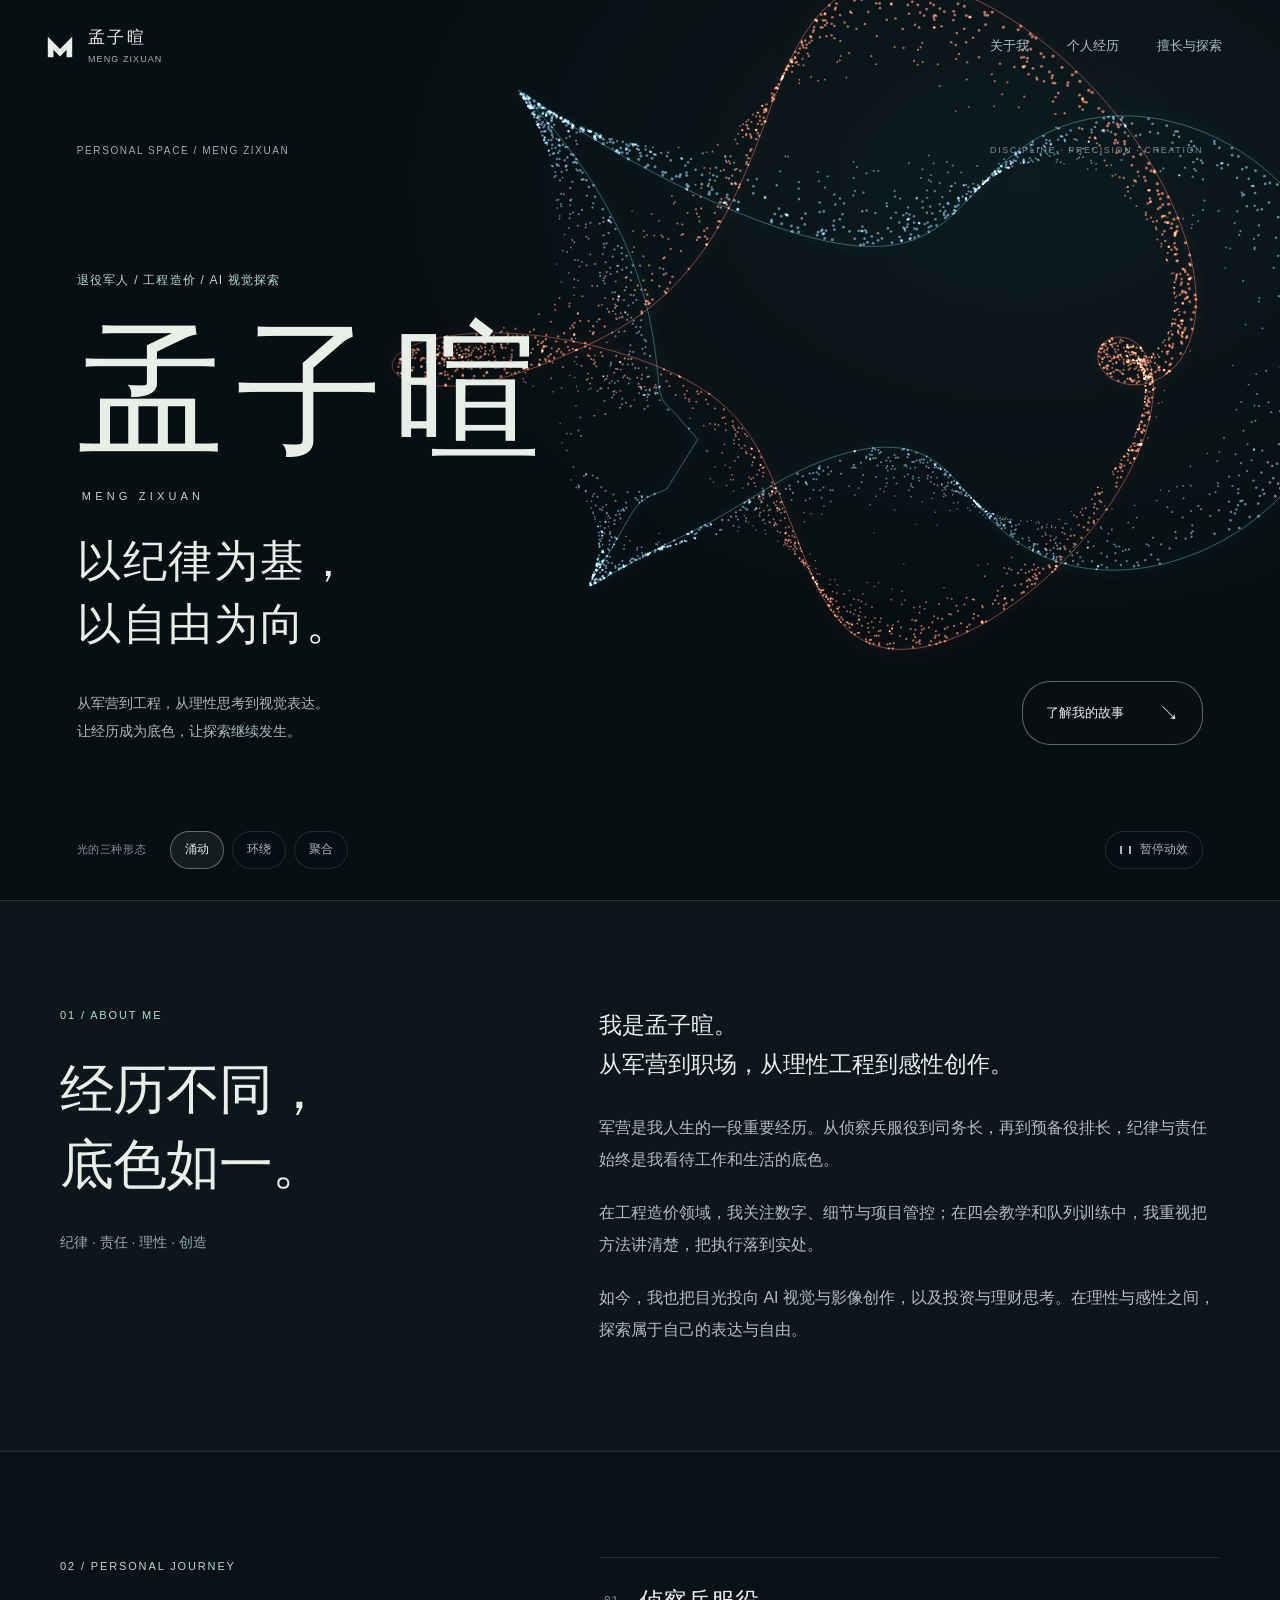
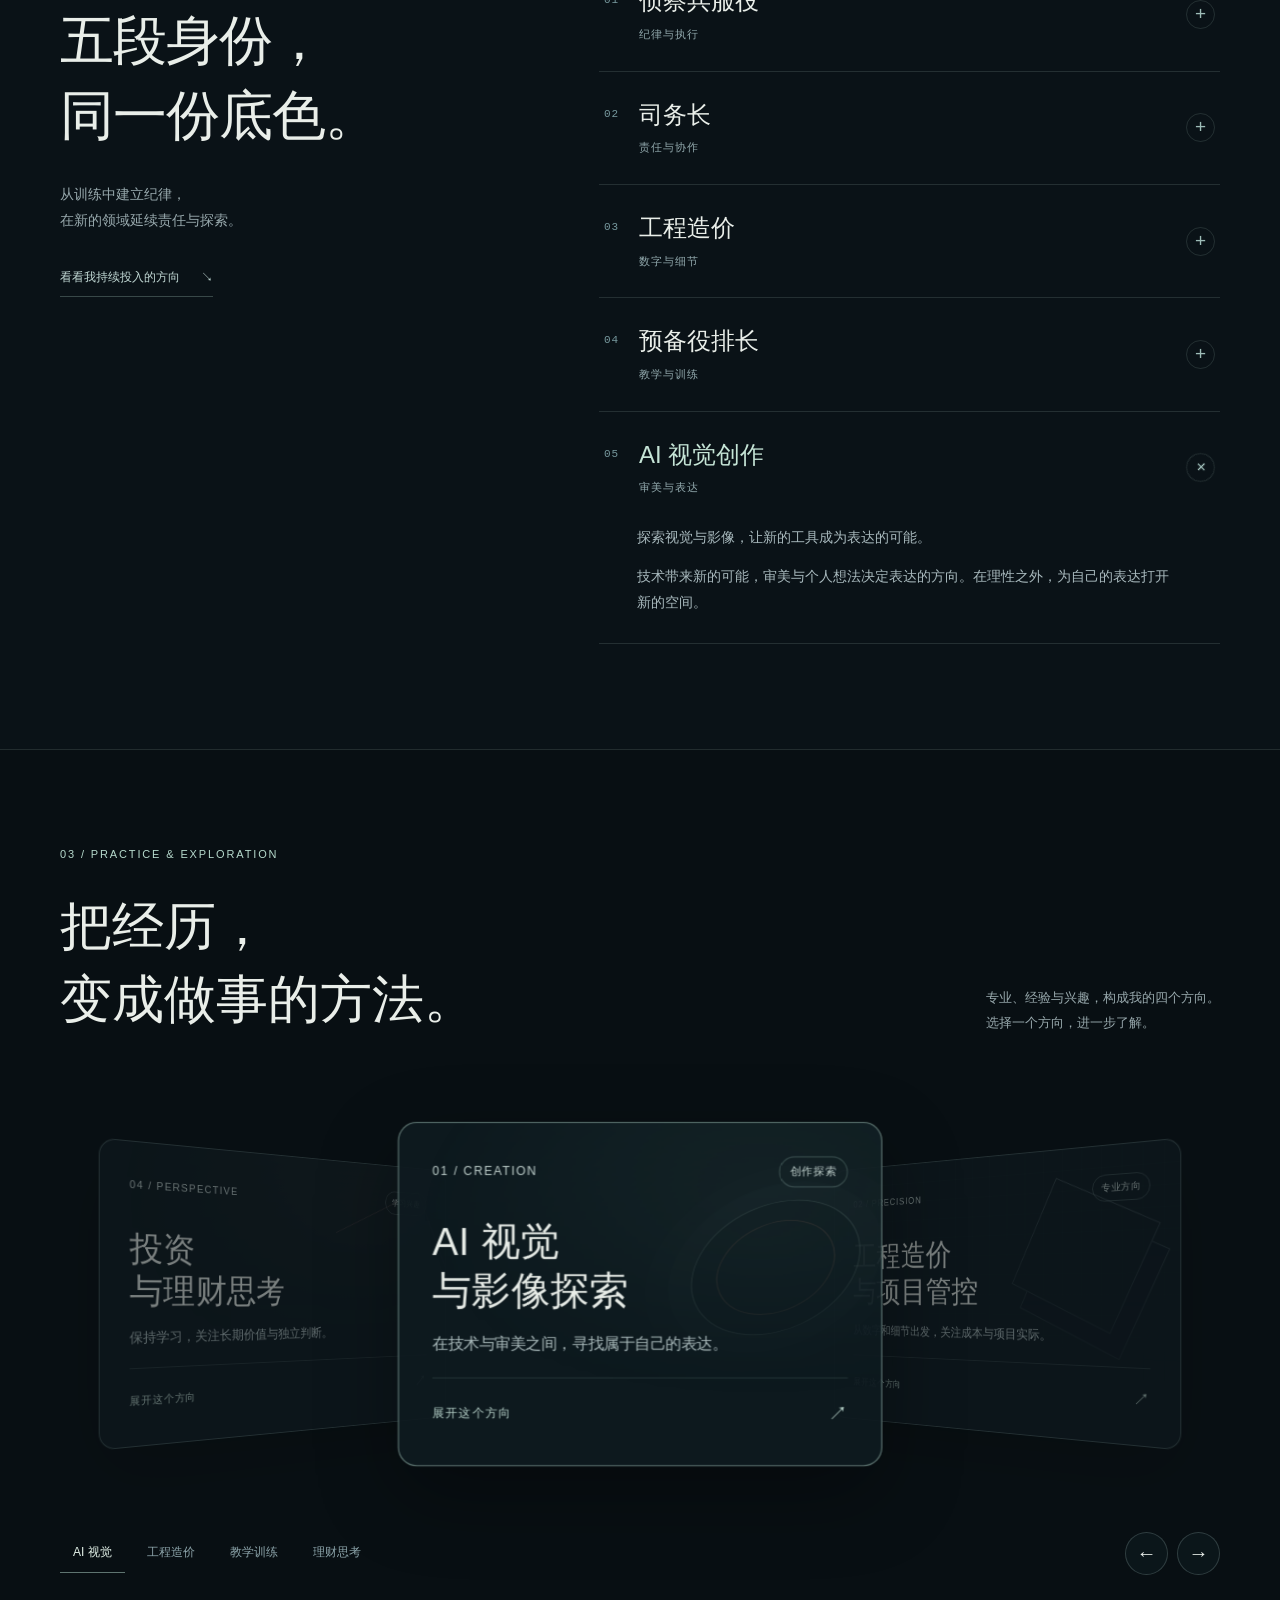
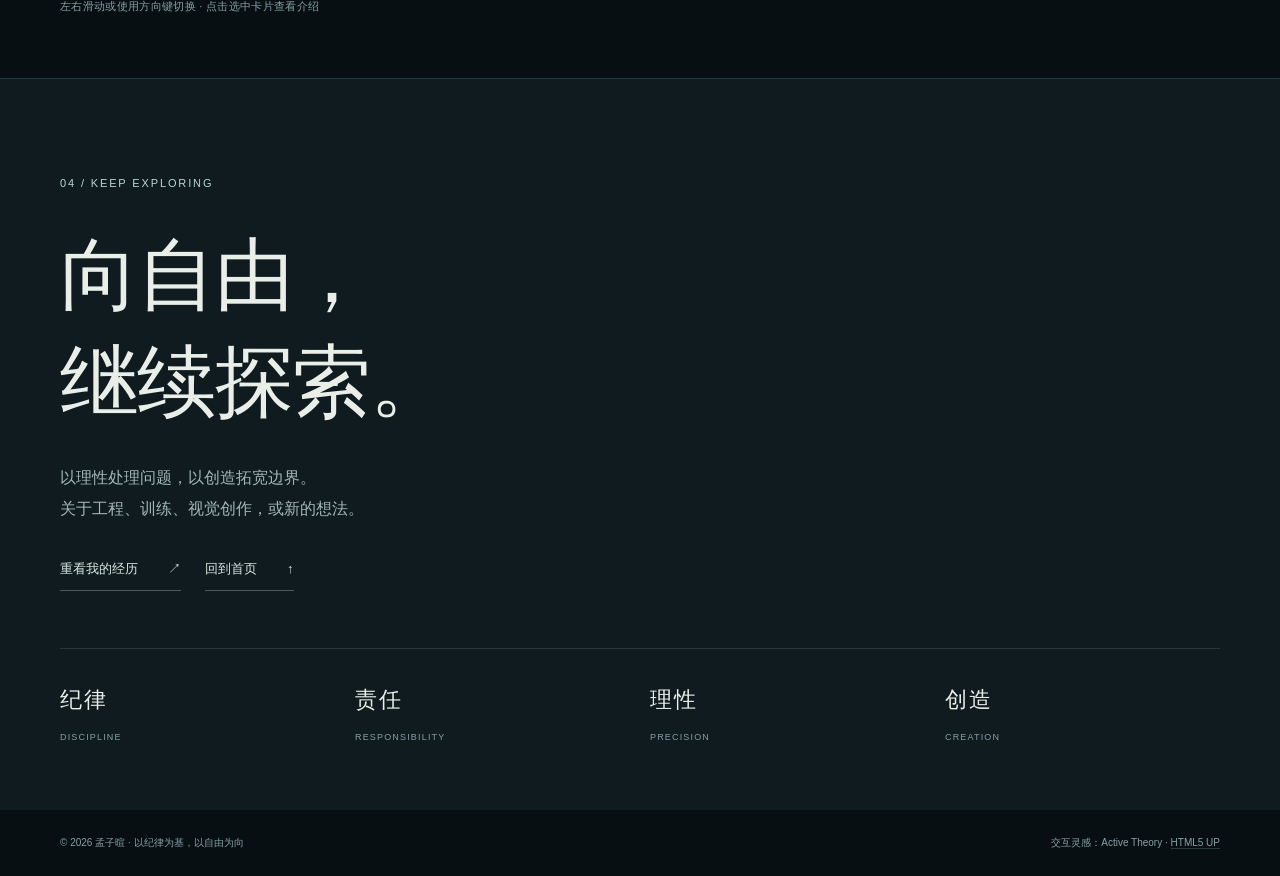
<file: index.html>
<!doctype html><html lang="zh-CN"><head><meta charset="utf-8"><meta name="viewport" content="width=device-width,initial-scale=1"><meta name="theme-color" content="#080f13"><meta name="description" content="孟子暄的个人空间。退役军人，工程造价，AI 视觉探索。从军营到工程，以纪律为基，以自由为向。"><title>孟子暄 · 以纪律为基，以自由为向</title><link rel="icon" href="data:image/svg+xml,%3Csvg xmlns='http://www.w3.org/2000/svg' viewBox='0 0 64 64'%3E%3Crect width='64' height='64' rx='16' fill='%23080f13'/%3E%3Cpath d='M14 46V18l18 18 18-18v28' fill='none' stroke='%23b6dacd' stroke-width='6'/%3E%3C/svg%3E"><style>:root{color-scheme:dark;--bg:#080f13;--ink:#e9eee9;--muted:#98a9ad;--accent:#b6dacd;--line:#b6dacd25}*{box-sizing:border-box}html{scroll-behavior:smooth;scroll-padding-top:105px}body{margin:0;background:var(--bg);color:var(--ink);font:16px/1.8 "Helvetica Neue",Arial,"PingFang SC","Microsoft YaHei",sans-serif;-webkit-font-smoothing:antialiased}h1,h2,h3,p{margin:0}h1,h2,h3{line-height:1.25}button{font:inherit;color:inherit;cursor:pointer}button,a{-webkit-tap-highlight-color:transparent}button{border:0}a{color:inherit;text-decoration:none}a:focus-visible,button:focus-visible,summary:focus-visible{outline:2px solid var(--accent);outline-offset:5px}::selection{background:var(--accent);color:var(--bg)}.wrap{width:min(1160px,calc(100% - 100px));margin:auto}.eyebrow{color:var(--accent);font-size:11px;letter-spacing:.17em;line-height:1.8}.skip{position:fixed;top:-100px;left:20px;z-index:50;padding:12px 20px;background:var(--accent);color:var(--bg)}.skip:focus{top:15px}.progress{position:fixed;top:0;left:0;width:100%;height:2px;background:var(--accent);transform:scaleX(0);transform-origin:left;z-index:40;pointer-events:none}.ambient{position:fixed;inset:0;background:radial-gradient(ellipse at 80% 20%,#17333755,transparent 45%);z-index:-1;pointer-events:none}.particle-canvas{position:fixed;inset:0;width:100%;height:100%;z-index:0;pointer-events:none;mask-image:linear-gradient(90deg,#0004,#000 45%)}
.topbar{position:fixed;top:0;left:0;z-index:30;width:100%;height:94px;padding:23px 45px;display:flex;justify-content:space-between;align-items:center;gap:25px;transition:height .3s,background .3s,border-color .3s;border-bottom:1px solid transparent}.topbar.is-scrolled{height:76px;background:#080f13e8;border-color:var(--line);backdrop-filter:blur(18px)}.brand{display:flex;align-items:center;gap:13px;flex-shrink:0}.brand svg{width:30px;height:30px}.brand>span{font-size:17px;letter-spacing:.14em;line-height:1.3}.brand small{display:block;font-size:9px;letter-spacing:.12em;margin-top:5px;color:#a1b3b6}.nav{display:flex;align-items:center;gap:12px}.nav a{font-size:13px;color:#afbec0;padding:8px 13px;border-bottom:1px solid transparent;transition:color .2s,border-color .2s}.nav a:hover,.nav a[aria-current]{color:#ecf4ed;border-color:#b6dacd70}.menu-toggle{display:none;border:1px solid var(--line);padding:7px 15px;border-radius:22px;background:#0d171d}
.hero{position:relative;min-height:820px;height:100svh;overflow:hidden}.hero-meta{position:absolute;left:6%;right:6%;top:142px;display:flex;justify-content:space-between;gap:20px;font-size:10px;letter-spacing:.16em;color:#97afb4}.hero-index{font-size:9px;color:#728e96}.hero-inner{position:absolute;left:6%;right:6%;bottom:155px;z-index:2}.hero-kicker{font-size:12px;letter-spacing:.1em;color:var(--accent);margin-bottom:27px}.hero h1{font-family:"Songti SC","Noto Serif CJK SC",serif;font-size:clamp(92px,11.5vw,166px);font-weight:400;letter-spacing:.08em;line-height:1.02}.hero h1>span{display:block;font:11px/1.5 Arial,sans-serif;letter-spacing:.38em;color:#c0d3d2;margin:20px 0 25px 5px}.hero-motto{font-size:clamp(30px,3.4vw,49px);line-height:1.45;font-weight:400;letter-spacing:.04em}.hero-caption{display:flex;justify-content:space-between;align-items:flex-end;gap:30px;margin-top:25px}.hero-caption p{font-size:14px;line-height:1.95;color:#a6babd}.explore-link{display:inline-flex;align-items:center;justify-content:space-between;gap:35px;padding:13px 23px;border:1px solid #b6dacd70;border-radius:28px;background:#080f1360;white-space:nowrap;font-size:13px;transition:background .25s}.explore-link:hover{background:#b6dacd15}.explore-link>span{font-size:20px}.hero-footer{position:absolute;left:6%;right:6%;bottom:31px;z-index:2;display:flex;justify-content:space-between;align-items:center;gap:20px}.field-modes{display:flex;align-items:center;gap:8px}.field-label{font-size:11px;color:#7e969d;margin-right:16px;letter-spacing:.05em}.field-modes button,.motion-toggle{padding:7px 14px;border:1px solid #b6dacd25;border-radius:22px;background:#080f1350;color:#a4b9bb;font-size:12px;transition:background .2s,border-color .2s}.field-modes button[aria-pressed=true]{border-color:#b6dacd70;background:#b6dacd12;color:#e2f2e8}.motion-toggle{display:flex;align-items:center;gap:9px}.motion-toggle:before{content:"";width:7px;height:8px;border-left:2px solid;border-right:2px solid}.motion-toggle[aria-pressed=true]:before{width:0;height:0;border:5px solid transparent;border-left:7px solid currentColor}
.section{position:relative;z-index:2;padding:105px 0;border-top:1px solid var(--line);background:#0d161b}.section-head{display:grid;grid-template-columns:.85fr 1.15fr;gap:80px}.story-heading h2{font-size:clamp(36px,4.2vw,59px);font-weight:400;letter-spacing:-.02em;line-height:1.4;margin-top:26px}.side-note{margin-top:27px;color:var(--muted);font-size:14px;line-height:1.9}.about-copy{color:#afbec0;font-size:16px;line-height:2}.about-copy p+p{margin-top:21px}.about-copy .lead{font-size:23px;line-height:1.7;color:#e6eeea;margin-bottom:28px}.journey{background:#0a1217}.journey-layout{display:grid;grid-template-columns:.85fr 1.15fr;gap:80px}.journey-heading{position:sticky;top:115px;align-self:start}.text-link{display:inline-flex;align-items:center;gap:21px;color:#c2d9d5;font-size:12px;padding-bottom:8px;border-bottom:1px solid #b6dacd45;margin-top:33px}.journey-list{list-style:none;padding:0;margin:0;border-top:1px solid var(--line)}.journey-list li{border-bottom:1px solid var(--line)}.journey-detail summary{display:flex;align-items:center;gap:20px;cursor:pointer;padding:26px 5px;list-style:none;transition:background .2s}.journey-detail summary::-webkit-details-marker{display:none}.journey-number{font-size:11px;font-family:monospace;letter-spacing:.08em;color:#77999e;align-self:flex-start;margin-top:7px}.journey-summary{display:flex;flex-direction:column;gap:7px;flex:1;min-width:0}.journey-name{font-size:24px;line-height:1.4}.journey-keyword{font-size:11px;letter-spacing:.1em;color:#92a9ad}.expand-sign{border:1px solid var(--line);width:29px;height:29px;border-radius:50%;font-size:19px;line-height:26px;text-align:center;color:#9dbcb7;transition:transform .25s}.journey-detail[open] .expand-sign{transform:rotate(45deg)}.journey-detail[open] .journey-name{color:#c5e4d6}.journey-detail:hover summary{background:#b6dacd04}.journey-body{padding:0 38px 27px;color:#a8b9bd;font-size:14px;line-height:1.9}.journey-body p+p{margin-top:12px}
.showcase{position:relative;z-index:2;padding:95px 0 62px;border-top:1px solid var(--line);overflow:hidden;background:#0a121650}.anchor-alias{position:absolute;top:0}.showcase-head{display:flex;justify-content:space-between;align-items:flex-end;gap:35px}.showcase-head h2{font-size:clamp(36px,4.1vw,57px);font-weight:400;line-height:1.4;margin-top:24px}.showcase-head>p{font-size:13px;color:var(--muted);max-width:310px;line-height:1.95}.orbit-stage{height:460px;position:relative;perspective:1200px;touch-action:pan-y;cursor:grab;margin:28px 0 8px}.orbit-stage.is-dragging{cursor:grabbing}.orbit-track{position:absolute;inset:0;transform-style:preserve-3d}.orbit-card{position:absolute;left:50%;top:50%;margin:-155px 0 0 -218px;width:436px;height:310px;padding:0;border:1px solid #bddfd545;border-radius:17px;text-align:left;background:#0e1a20ed;box-shadow:0 25px 75px #0005;overflow:hidden;transform:translateX(var(--card-x)) translateZ(var(--card-z)) rotateY(var(--card-ry));opacity:var(--card-opacity);transition:transform .7s cubic-bezier(.22,.7,.25,1),opacity .55s,border-color .25s;isolation:isolate}.orbit-stage.is-dragging .orbit-card{transition:none}.orbit-card[data-active=true]{border-color:#b6dacd80}.orbit-card:hover{border-color:#c7eee0}.card-visual{position:absolute;inset:0;z-index:-1;opacity:.26;pointer-events:none;mask-image:linear-gradient(180deg,#000,transparent 94%)}.card-visual>span{display:block;position:absolute;right:15px;top:50px;width:160px;height:160px}.card-visual.ai{background:radial-gradient(ellipse at 75% 30%,#8ecbbb45,transparent 70%)}.card-visual.ai>span{border:1px solid #b6dacd;border-radius:50%;box-shadow:0 0 0 22px #b6dacd11,0 0 0 44px #b6dacd08;transform:rotate(-25deg) scaleY(.7)}.card-visual.ai>span:after{content:"";position:absolute;inset:23px;border:1px solid #cba287;border-radius:50%}.card-visual.engineering{background-image:linear-gradient(#a8ccd215 1px,transparent 1px),linear-gradient(90deg,#a8ccd215 1px,transparent 1px);background-size:22px 22px}.card-visual.engineering>span{border:1px solid #b4d1cd;transform:rotate(25deg);box-shadow:20px 20px 0 -1px #111e27,20px 20px 0 0 #b4d1cd;right:40px;width:125px;height:125px}.card-visual.training{background:repeating-linear-gradient(135deg,transparent,transparent 35px,#a7c8bb15 36px,#a7c8bb15 37px)}.card-visual.training>span{height:100px;background:repeating-linear-gradient(90deg,#b6dacd 0,#b6dacd 1px,transparent 1px,transparent 25px);border-top:1px solid #b6dacd;border-bottom:1px solid #b6dacd;transform:skewY(-12deg)}.card-visual.thinking{background:radial-gradient(ellipse at 70% 20%,#ba917730,transparent 70%)}.card-visual.thinking>span{border-top:1px solid #cba287;border-right:1px solid #cba287;transform:rotate(-25deg);width:130px;height:105px}.card-inner{padding:30px;height:100%;display:flex;flex-direction:column;justify-content:space-between}.card-top{display:flex;align-items:center;justify-content:space-between;gap:12px;color:#c3d4d0;font-size:11px;letter-spacing:.12em}.direction-status{font-size:10px;border:1px solid #b6dacd3a;border-radius:20px;padding:4px 9px;letter-spacing:.05em;white-space:nowrap}.card-title{display:block;font-size:35px;font-weight:400;line-height:1.25;letter-spacing:.01em;margin-bottom:13px}.card-description{display:block;font-size:14px;line-height:1.8;color:#aebfc0;max-width:320px}.card-bottom{display:flex;justify-content:space-between;gap:20px;align-items:center;font-size:11px;letter-spacing:.08em;color:#bcd8cf;padding-top:17px;margin-top:18px;border-top:1px solid var(--line)}.card-bottom>span{font-size:17px}.orbit-controls{display:flex;justify-content:space-between;align-items:center;gap:25px}.orbit-select{display:flex;gap:9px;flex-wrap:wrap}.orbit-select button{font-size:12px;padding:9px 13px;color:#8ca4aa;background:transparent;border-bottom:1px solid transparent}.orbit-select button[aria-pressed=true]{border-color:#b6dacd80;color:#e3f2e9}.orbit-actions{display:flex;gap:9px}.orbit-actions button{border:1px solid #b6dacd35;border-radius:50%;background:#0d181dcc;width:43px;height:43px;font-size:20px}.orbit-actions button:hover{border-color:#b6dacd80}.orbit-note{font-size:11px;color:#85a0a8;margin-top:22px;letter-spacing:.03em}
.contact{padding:95px 0 65px;background:#101b20}.contact h2{font-size:clamp(46px,6.2vw,88px);font-weight:400;line-height:1.35;letter-spacing:-.02em;margin-top:27px}.contact-copy{font-size:16px;color:#a2b7ba;line-height:1.95;margin-top:26px}.contact-details:empty{display:none}.closing-links{display:flex;gap:24px;margin-top:33px}.closing-links a{display:flex;align-items:center;gap:30px;color:#d7e9e0;font-size:13px;border-bottom:1px solid #b6dacd55;padding-bottom:10px}.identity-strip{border-top:1px solid var(--line);padding-top:31px;margin-top:57px;display:grid;grid-template-columns:repeat(4,1fr);gap:20px}.identity-strip>span{font-size:22px;letter-spacing:.1em}.identity-strip small{display:block;font-size:9px;color:#82a0a5;letter-spacing:.13em;margin-top:9px}.footer{position:relative;z-index:2;display:flex;justify-content:space-between;gap:20px;padding:24px 0;font-size:10px;color:#87a1a5;background:#080f13}.footer a{border-bottom:1px solid #b6dacd35}.has-dialog{overflow:hidden}.detail-dialog{width:min(670px,calc(100% - 40px));max-height:88svh;border:1px solid #a6c6bd50;border-radius:17px;background:#0e1b23;color:#e4eee8;padding:0;overflow:auto;box-shadow:0 35px 100px #0008}.detail-dialog::backdrop{background:#02080bdc;backdrop-filter:blur(15px)}.dialog-content{position:relative;padding:54px 45px 40px}.dialog-close{position:absolute;right:17px;top:14px;width:38px;height:38px;border:1px solid #b6dacd33;border-radius:50%;background:none;color:#c5d9d0;font-size:25px;line-height:1}.detail-dialog .eyebrow{font-size:10px}.detail-dialog h2{font-size:34px;font-weight:400;margin:17px 0 25px}.detail-dialog p{color:#afc2c4;font-size:16px;line-height:1.9}.detail-dialog #detail-body p+p{margin-top:15px}.detail-tags{display:flex;gap:8px;flex-wrap:wrap;margin-top:26px}.detail-tags span{font-size:11px;color:#bed6cc;border:1px solid #b6dacd33;border-radius:20px;padding:5px 12px}.dialog-contact{display:inline-flex;gap:17px;align-items:center;border-bottom:1px solid #b6dacd77;padding-bottom:8px;margin-top:29px;color:#d9eee0;font-size:13px}.reveal-ready .reveal{opacity:0;transition:opacity .6s}.reveal-ready .reveal.is-visible{opacity:1}
@media(max-width:1000px){.wrap{width:calc(100% - 80px)}.section-head,.journey-layout{gap:42px;grid-template-columns:.85fr 1.15fr}.story-heading h2{font-size:39px}.about-copy .lead{font-size:21px}.hero h1{font-size:110px}.hero-meta{top:129px}.hero-index{display:none}.showcase-head{align-items:flex-start;flex-direction:column;gap:22px}.showcase-head>p{max-width:400px}.showcase-head h2{font-size:43px}.orbit-card{width:380px;margin-left:-190px;height:305px;margin-top:-152px}.card-inner{padding:29px}.card-title{font-size:32px}.orbit-stage{height:425px}.topbar{padding-left:35px;padding-right:35px}.section{padding:88px 0}.journey-name{font-size:22px}}
@media(max-width:680px){html{scroll-padding-top:95px}.wrap{width:calc(100% - 44px)}.topbar,.topbar.is-scrolled{height:79px;padding:17px 22px}.brand svg{width:25px;height:25px}.brand>span{font-size:15px}.brand small{font-size:8px;margin-top:4px}.menu-toggle{display:block;font-size:12px}.nav{display:none;position:absolute;top:79px;left:22px;right:22px;flex-direction:column;align-items:stretch;gap:4px;padding:14px;border:1px solid var(--line);border-radius:14px;background:#0b171ff5;backdrop-filter:blur(16px)}.nav.is-open{display:flex}.nav a{font-size:14px;padding:11px 12px}.hero{min-height:840px}.hero-meta{left:22px;right:22px;top:118px;font-size:9px}.hero-inner{left:22px;right:22px;bottom:153px}.hero-kicker{font-size:10px;margin-bottom:22px;letter-spacing:.055em}.hero h1{font-size:83px;letter-spacing:.06em}.hero h1>span{font-size:9px;letter-spacing:.32em;margin:16px 0 24px 2px}.hero-motto{font-size:31px;line-height:1.5}.hero-caption{display:block;margin-top:23px}.hero-caption p{font-size:13px;line-height:1.9}.explore-link{margin-top:22px;font-size:12px;padding:9px 19px;gap:30px;min-height:43px}.hero-footer{left:22px;right:22px;bottom:25px;align-items:flex-start;flex-direction:column;gap:13px}.field-label{display:none}.field-modes button,.motion-toggle{padding:6px 13px;font-size:11px}.particle-canvas{mask-image:linear-gradient(to bottom,#000,#000 28%,#0002 55%,transparent 73%)}.section{padding:66px 0}.section-head,.journey-layout{display:block}.story-heading h2{font-size:37px;margin-top:19px}.side-note{margin-top:18px;font-size:13px}.about-copy{margin-top:33px;font-size:15px;line-height:1.95}.about-copy .lead{font-size:21px;line-height:1.75;margin-bottom:21px}.about-copy p+p{margin-top:19px}.journey-heading{position:static}.text-link{margin-top:23px;font-size:12px}.journey-list{margin-top:35px}.journey-detail summary{padding:23px 2px;gap:15px}.journey-name{font-size:23px}.journey-keyword{font-size:10px}.journey-number{font-size:10px}.journey-body{font-size:14px;padding-left:31px;padding-right:22px}.showcase{padding:63px 0 46px}.showcase-head h2{font-size:36px;margin-top:19px}.showcase-head>p{font-size:13px;line-height:1.85}.orbit-stage{height:365px;margin:22px 0 10px;perspective:1000px}.orbit-card{width:280px;height:275px;margin:-137px 0 0 -140px;border-radius:15px}.card-inner{padding:24px}.card-top{font-size:9px;letter-spacing:.08em;gap:8px}.direction-status{font-size:9px;padding:3px 7px}.card-title{font-size:29px}.card-description{font-size:13px}.card-bottom{margin-top:15px;padding-top:13px;font-size:10px}.orbit-controls{gap:18px;align-items:flex-start;flex-direction:column}.orbit-select{gap:3px}.orbit-select button{padding:7px 10px;font-size:11px}.orbit-actions{align-self:flex-end}.orbit-actions button{width:39px;height:39px;font-size:18px}.orbit-note{font-size:10px;margin-top:18px;line-height:1.85}.contact{padding-bottom:43px}.contact h2{font-size:51px;line-height:1.45;margin-top:22px}.contact-copy{font-size:14px;line-height:1.95;margin-top:23px}.closing-links{gap:25px;flex-wrap:wrap;margin-top:29px}.closing-links a{font-size:12px;gap:19px}.identity-strip{grid-template-columns:1fr 1fr;gap:24px;margin-top:40px;padding-top:26px}.identity-strip>span{font-size:19px}.identity-strip small{font-size:8px;margin-top:6px}.footer{flex-direction:column;gap:9px;font-size:9px;padding-top:22px;padding-bottom:22px}.dialog-content{padding:53px 25px 31px}.detail-dialog h2{font-size:29px}.detail-dialog p{font-size:15px}}
@media(max-width:360px){.hero h1{font-size:73px}.hero-kicker{font-size:9px}.hero-motto{font-size:28px}.hero-caption p{font-size:12px}.orbit-card{width:250px;margin-left:-125px}.card-inner{padding:22px}.card-title{font-size:27px}.card-description{font-size:12px}.orbit-select button{padding:7px 7px}}
@media(prefers-reduced-motion:reduce){html{scroll-behavior:auto}*,*:before,*:after{transition:none!important;animation:none!important}.reveal-ready .reveal{opacity:1}}
</style></head><body>
<a class="skip" href="#about">跳到正文</a><div class="ambient" aria-hidden="true"></div><canvas class="particle-canvas" id="particle-canvas" aria-hidden="true"></canvas><div class="progress" aria-hidden="true"></div>
<header class="topbar"><a class="brand" href="#home" aria-label="孟子暄，返回首页"><svg viewBox="0 0 32 32" aria-hidden="true"><path d="M3 27V5l13 13L29 5v22h-6V19l-7 7-7-7v8Z" fill="currentColor"/></svg><span>孟子暄<small>MENG ZIXUAN</small></span></a><nav class="nav" id="site-nav" aria-label="主导航"><a href="#about">关于我</a><a href="#journey">个人经历</a><a href="#explore">擅长与探索</a></nav><button type="button" class="menu-toggle" aria-controls="site-nav" aria-expanded="false">菜单</button></header>
<main><section class="hero" id="home" aria-labelledby="hero-title"><div class="hero-meta"><span>PERSONAL SPACE / MENG ZIXUAN</span><span class="hero-index">DISCIPLINE · PRECISION · CREATION</span></div><div class="hero-inner"><p class="hero-kicker">退役军人 / 工程造价 / AI 视觉探索</p><h1 id="hero-title">孟子暄<span>MENG ZIXUAN</span></h1><h2 class="hero-motto">以纪律为基，<br>以自由为向。</h2><div class="hero-caption"><p>从军营到工程，从理性思考到视觉表达。<br>让经历成为底色，让探索继续发生。</p><a class="explore-link" href="#about">了解我的故事 <span aria-hidden="true">↘</span></a></div></div><div class="hero-footer"><div class="field-modes" role="group" aria-label="粒子形态"><span class="field-label">光的三种形态</span><button type="button" data-mode="0" aria-pressed="true">涌动</button><button type="button" data-mode="1" aria-pressed="false">环绕</button><button type="button" data-mode="2" aria-pressed="false">聚合</button></div><button type="button" class="motion-toggle" id="motion-toggle" aria-pressed="false">暂停动效</button></div></section>
<section class="section about" id="about" aria-labelledby="about-title"><div class="wrap section-head"><div class="story-heading"><p class="eyebrow">01 / ABOUT ME</p><h2 id="about-title">经历不同，<br>底色如一。</h2><p class="side-note">纪律 · 责任 · 理性 · 创造</p></div><div class="about-copy"><p class="lead">我是孟子暄。<br>从军营到职场，从理性工程到感性创作。</p><p>军营是我人生的一段重要经历。从侦察兵服役到司务长，再到预备役排长，纪律与责任始终是我看待工作和生活的底色。</p><p>在工程造价领域，我关注数字、细节与项目管控；在四会教学和队列训练中，我重视把方法讲清楚，把执行落到实处。</p><p>如今，我也把目光投向 AI 视觉与影像创作，以及投资与理财思考。在理性与感性之间，探索属于自己的表达与自由。</p></div></div></section>
<section class="section journey" id="journey" aria-labelledby="journey-title"><div class="wrap journey-layout"><div class="story-heading journey-heading"><p class="eyebrow">02 / PERSONAL JOURNEY</p><h2 id="journey-title">五段身份，<br>同一份底色。</h2><p class="side-note">从训练中建立纪律，<br>在新的领域延续责任与探索。</p><a class="text-link" href="#explore">看看我持续投入的方向 <span aria-hidden="true">↘</span></a></div><ol class="journey-list">
<li><details class="journey-detail"><summary><span class="journey-number">01</span><span class="journey-summary"><span class="journey-name">侦察兵服役</span><span class="journey-keyword">纪律与执行</span></span><span class="expand-sign" aria-hidden="true">+</span></summary><div class="journey-body"><p>从军营出发，在训练中建立纪律与执行力。</p><p>面对新的任务，我习惯先明确目标，再关注每一步执行。军旅经历，让纪律成为做事的基础。</p></div></details></li>
<li><details class="journey-detail"><summary><span class="journey-number">02</span><span class="journey-summary"><span class="journey-name">司务长</span><span class="journey-keyword">责任与协作</span></span><span class="expand-sign" aria-hidden="true">+</span></summary><div class="journey-body"><p>在保障工作中，理解责任、协作与细节。</p><p>把日常事务安排清楚，把责任落实到具体行动。保障工作的经历，让我更加重视协作与细节。</p></div></details></li>
<li><details class="journey-detail"><summary><span class="journey-number">03</span><span class="journey-summary"><span class="journey-name">工程造价</span><span class="journey-keyword">数字与细节</span></span><span class="expand-sign" aria-hidden="true">+</span></summary><div class="journey-body"><p>走进工程领域，以理性思维关注成本与项目管控。</p><p>关注数字背后的项目实际，把成本、细节与执行放在一起考虑，让复杂的问题有条理地推进。</p></div></details></li>
<li><details class="journey-detail"><summary><span class="journey-number">04</span><span class="journey-summary"><span class="journey-name">预备役排长</span><span class="journey-keyword">教学与训练</span></span><span class="expand-sign" aria-hidden="true">+</span></summary><div class="journey-body"><p>延续军人底色，关注四会教学与队列训练。</p><p>把经验转化为清晰的方法，把目标变成可以理解、可以实践的步骤，是我持续投入和分享经验的方向。</p></div></details></li>
<li><details class="journey-detail" open><summary><span class="journey-number">05</span><span class="journey-summary"><span class="journey-name">AI 视觉创作</span><span class="journey-keyword">审美与表达</span></span><span class="expand-sign" aria-hidden="true">+</span></summary><div class="journey-body"><p>探索视觉与影像，让新的工具成为表达的可能。</p><p>技术带来新的可能，审美与个人想法决定表达的方向。在理性之外，为自己的表达打开新的空间。</p></div></details></li>
</ol></div></section>
<section class="showcase" id="explore" aria-labelledby="explore-title"><span id="skills" class="anchor-alias" aria-hidden="true"></span><div class="wrap showcase-head"><div><p class="eyebrow">03 / PRACTICE & EXPLORATION</p><h2 id="explore-title">把经历，<br>变成做事的方法。</h2></div><p>专业、经验与兴趣，构成我的四个方向。<br>选择一个方向，进一步了解。</p></div><div class="orbit-stage" id="orbit-stage"><div class="orbit-track">
<button type="button" class="orbit-card" data-orbit="0" data-detail="2" aria-label="查看AI 视觉探索详情"><span class="card-visual ai" aria-hidden="true"><span></span></span><span class="card-inner"><span class="card-top"><span>01 / CREATION</span><span class="direction-status">创作探索</span></span><span><span class="card-title">AI 视觉<br>与影像探索</span><span class="card-description">在技术与审美之间，寻找属于自己的表达。</span><span class="card-bottom">展开这个方向 <span aria-hidden="true">↗</span></span></span></span></button>
<button type="button" class="orbit-card" data-orbit="1" data-detail="0" aria-label="查看工程造价详情"><span class="card-visual engineering" aria-hidden="true"><span></span></span><span class="card-inner"><span class="card-top"><span>02 / PRECISION</span><span class="direction-status">专业方向</span></span><span><span class="card-title">工程造价<br>与项目管控</span><span class="card-description">从数字和细节出发，关注成本与项目实际。</span><span class="card-bottom">展开这个方向 <span aria-hidden="true">↗</span></span></span></span></button>
<button type="button" class="orbit-card" data-orbit="2" data-detail="1" aria-label="查看四会教学与队列训练详情"><span class="card-visual training" aria-hidden="true"><span></span></span><span class="card-inner"><span class="card-top"><span>03 / DISCIPLINE</span><span class="direction-status">经验延续</span></span><span><span class="card-title">四会教学<br>与队列训练</span><span class="card-description">把经验转化为方法，让教学与训练落到实处。</span><span class="card-bottom">展开这个方向 <span aria-hidden="true">↗</span></span></span></span></button>
<button type="button" class="orbit-card" data-orbit="3" data-detail="3" aria-label="查看投资与理财思考详情"><span class="card-visual thinking" aria-hidden="true"><span></span></span><span class="card-inner"><span class="card-top"><span>04 / PERSPECTIVE</span><span class="direction-status">学习兴趣</span></span><span><span class="card-title">投资<br>与理财思考</span><span class="card-description">保持学习，关注长期价值与独立判断。</span><span class="card-bottom">展开这个方向 <span aria-hidden="true">↗</span></span></span></span></button>
</div></div><div class="wrap orbit-controls"><div class="orbit-select" role="group" aria-label="选择个人方向"><button type="button" data-select="0" aria-pressed="true">AI 视觉</button><button type="button" data-select="1" aria-pressed="false">工程造价</button><button type="button" data-select="2" aria-pressed="false">教学训练</button><button type="button" data-select="3" aria-pressed="false">理财思考</button></div><div class="orbit-actions"><button type="button" id="orbit-prev" aria-label="上一个个人方向">←</button><button type="button" id="orbit-next" aria-label="下一个个人方向">→</button></div></div><p class="wrap orbit-note">左右滑动或使用方向键切换 · 点击选中卡片查看介绍</p></section>
<section class="section contact" id="contact" aria-labelledby="contact-title"><div class="wrap"><p class="eyebrow">04 / KEEP EXPLORING</p><h2 id="contact-title">向自由，<br>继续探索。</h2><p class="contact-copy">以理性处理问题，以创造拓宽边界。<br>关于工程、训练、视觉创作，或新的想法。</p><dl class="contact-details" id="contact-details"></dl><div class="closing-links"><a href="#journey">重看我的经历 <span aria-hidden="true">↗</span></a><a href="#home">回到首页 <span aria-hidden="true">↑</span></a></div><div class="identity-strip" aria-label="个人价值"><span>纪律 <small>DISCIPLINE</small></span><span>责任 <small>RESPONSIBILITY</small></span><span>理性 <small>PRECISION</small></span><span>创造 <small>CREATION</small></span></div></div></section>
</main><footer class="wrap footer"><span>© <span id="year">2026</span> 孟子暄 · 以纪律为基，以自由为向</span><span>交互灵感：Active Theory · <a href="https://html5up.net" target="_blank" rel="noopener noreferrer">HTML5 UP</a></span></footer>
<dialog class="detail-dialog" aria-labelledby="detail-title"><div class="dialog-content"><button type="button" class="dialog-close" aria-label="关闭详情">×</button><p class="eyebrow" id="detail-subtitle"></p><h2 id="detail-title"></h2><div id="detail-body"></div><div class="detail-tags" id="detail-tags"></div><a class="dialog-contact" href="#journey">查看个人经历</a></div></dialog>
<script>const PROFILE={email:'',wechat:''};
(() => {
  let canvas = document.getElementById('particle-canvas');
  const hero = document.getElementById('home');
  const showcase = document.getElementById('explore');
  const preference = matchMedia('(prefers-reduced-motion: reduce)');
  let paused = preference.matches, frame = 0, elapsed = 0, last = 0;
  let pointer = [0, 0], smoothPointer = [0, 0], pulse = 0, selectedMode = 0;
  let weights = [1, 0, 0], width = innerWidth, height = innerHeight;
  const toggle = document.getElementById('motion-toggle');
  const modes = [...document.querySelectorAll('[data-mode]')];
  let renderer;
  const vertex = `
    precision highp float;
    attribute vec4 aSeed;
    attribute vec3 aColor;
    uniform float uTime, uAspect, uScale, uPulse, uLine;
    uniform vec2 uPointer, uCenter;
    uniform vec3 uWeights;
    varying vec3 vColor;
    varying float vAlpha;
    void main(){
      float t=aSeed.x, r=aSeed.y, lane=aSeed.w;
      float q=t+uTime*.14;
      float twist=t*3.0+lane*3.14159+uTime*.42;
      vec3 flow=vec3(cos(q)*(1.65+cos(twist)*.42*r),sin(q)*1.04+sin(twist)*.55*r,sin(q)*.66+cos(twist)*.6*r);
      float lat=aSeed.z*3.14159;
      vec3 ring=vec3(cos(t)*sin(lat),cos(lat),sin(t)*sin(lat))*1.9*(.7+r*.3);
      vec3 gather=vec3(cos(t)*r*1.8,sin(t)*r*1.4,sin(t*4.0+uTime*.5)*.4+(r-.5)*.8);
      vec3 p=flow*uWeights.x+ring*uWeights.y+gather*uWeights.z;
      float ay=uTime*.045+uPointer.x*.25, ax=uPointer.y*.17;
      p.xz=mat2(cos(ay),-sin(ay),sin(ay),cos(ay))*p.xz;
      p.yz=mat2(cos(ax),-sin(ax),sin(ax),cos(ax))*p.yz;
      float depth=5.0-p.z;
      vec2 projected=vec2(p.x/uAspect,p.y)*uScale/depth+uCenter;
      vec2 delta=projected-uPointer;
      float distanceToPointer=length(delta);
      projected+=normalize(delta+vec2(.0001))*exp(-distanceToPointer*8.0)*(.09+uPulse*.12);
      gl_Position=vec4(projected,0.0,1.0);
      gl_PointSize=clamp((aSeed.y*2.5+1.0)*6.8/depth,1.4,5.2);
      vColor=aColor*(1.0+uPulse*.5);
      vAlpha=(.35+r*.6)*(uLine>.5?.6:1.0);
    }`;
  const fragment = `
    precision mediump float;
    uniform float uLine;
    varying vec3 vColor;
    varying float vAlpha;
    void main(){
      float strength=1.0;
      if(uLine<.5){float d=length(gl_PointCoord-.5)*2.0;if(d>1.0)discard;strength=pow(1.0-d,1.5);}
      gl_FragColor=vec4(vColor,strength*vAlpha);
    }`;
  function webglRenderer(gl) {
    function shader(type, source) {
      const s=gl.createShader(type);gl.shaderSource(s,source);gl.compileShader(s);
      if(!gl.getShaderParameter(s,gl.COMPILE_STATUS))throw Error(gl.getShaderInfoLog(s));
      return s;
    }
    const program=gl.createProgram();
    gl.attachShader(program,shader(gl.VERTEX_SHADER,vertex));
    gl.attachShader(program,shader(gl.FRAGMENT_SHADER,fragment));gl.linkProgram(program);
    if(!gl.getProgramParameter(program,gl.LINK_STATUS))throw Error(gl.getProgramInfoLog(program));
    gl.useProgram(program);
    const lines=420, count=innerWidth<680?3200:6800;
    const seeds=new Float32Array((count+lines*2)*4), colors=new Float32Array((count+lines*2)*3);
    for(let i=0;i<count+lines*2;i++){
      const line=i<lines*2, lane=line?Math.floor(i/lines):i%2;
      const t=line?(i%lines)/(lines-1)*Math.PI*2:Math.random()*Math.PI*2;
      const r=line?1:Math.pow(Math.random(),.3);
      seeds.set([t,r,Math.random(),lane],i*4);
      const hue=(Math.sin(t*.9+lane*1.8)+1)/2;
      colors.set([.45+hue*.55,.45-hue*.22,.65-hue*.36],i*3);
    }
    function attribute(name,data,size){const b=gl.createBuffer();gl.bindBuffer(gl.ARRAY_BUFFER,b);gl.bufferData(gl.ARRAY_BUFFER,data,gl.STATIC_DRAW);const a=gl.getAttribLocation(program,name);gl.enableVertexAttribArray(a);gl.vertexAttribPointer(a,size,gl.FLOAT,false,0,0);}
    attribute('aSeed',seeds,4);attribute('aColor',colors,3);
    const u={};for(const n of ['Time','Aspect','Scale','Pulse','Line','Pointer','Center','Weights'])u[n]=gl.getUniformLocation(program,'u'+n);
    gl.enable(gl.BLEND);gl.blendFunc(gl.SRC_ALPHA,gl.ONE);gl.disable(gl.DEPTH_TEST);
    canvas.dataset.renderer='webgl';
    return {
      resize(){gl.viewport(0,0,canvas.width,canvas.height);},
      render(time,center){gl.clearColor(0,0,0,0);gl.clear(gl.COLOR_BUFFER_BIT);gl.uniform1f(u.Time,time);gl.uniform1f(u.Aspect,width/height);gl.uniform1f(u.Scale,width<680?1.55:2.5);gl.uniform1f(u.Pulse,pulse);gl.uniform2fv(u.Pointer,smoothPointer);gl.uniform2fv(u.Center,center);gl.uniform3fv(u.Weights,weights);gl.uniform1f(u.Line,1);gl.drawArrays(gl.LINE_STRIP,0,lines);gl.drawArrays(gl.LINE_STRIP,lines,lines);gl.uniform1f(u.Line,0);gl.drawArrays(gl.POINTS,lines*2,count);}
    };
  }
  function canvasRenderer(){
    const c=canvas.getContext('2d');canvas.dataset.renderer='canvas2d';
    const points=Array.from({length:innerWidth<680?1700:3800},()=>[Math.random()*Math.PI*2,Math.pow(Math.random(),.3),Math.random()>.5?1:0,Math.random()]);
    return {resize(){},render(time,center){
      c.clearRect(0,0,canvas.width,canvas.height);c.save();c.scale(canvas.width/width,canvas.height/height);c.globalCompositeOperation='lighter';
      const scale=width<680?1.6:2.25;
      function project(t,r,l,latitude){
        const a=t+time*.14,b=t*3+l*Math.PI+time*.42;
        let x=Math.cos(a)*(1.65+Math.cos(b)*.42*r)*weights[0]+Math.cos(t)*Math.sin(latitude*Math.PI)*1.9*(.7+r*.3)*weights[1]+Math.cos(t)*r*1.8*weights[2];
        let y=(Math.sin(a)*1.04+Math.sin(b)*.55*r)*weights[0]+Math.cos(latitude*Math.PI)*1.9*(.7+r*.3)*weights[1]+Math.sin(t)*r*1.4*weights[2];
        let z=(Math.sin(a)*.66+Math.cos(b)*.6*r)*weights[0]+Math.sin(t)*Math.sin(latitude*Math.PI)*1.9*(.7+r*.3)*weights[1]+(Math.sin(t*4+time*.5)*.4+(r-.5)*.8)*weights[2];
        const ay=time*.045+smoothPointer[0]*.25,ax=smoothPointer[1]*.17;
        [x,z]=[x*Math.cos(ay)-z*Math.sin(ay),x*Math.sin(ay)+z*Math.cos(ay)];
        [y,z]=[y*Math.cos(ax)-z*Math.sin(ax),y*Math.sin(ax)+z*Math.cos(ax)];
        const depth=5-z;let px=x/(width/height)*scale/depth+center[0],py=y*scale/depth+center[1];
        const dx=px-smoothPointer[0],dy=py-smoothPointer[1],distance=Math.hypot(dx,dy)+.0001;
        const repulsion=Math.exp(-distance*8)*(.09+pulse*.12);px+=dx/distance*repulsion;py+=dy/distance*repulsion;
        return [(px+1)*width/2,(1-py)*height/2,depth];
      }
      if(weights[0]>.2){for(let lane=0;lane<2;lane++){c.strokeStyle=lane?'rgba(255,150,127,.6)':'rgba(143,224,235,.5)';c.shadowColor=lane?'#ff775f':'#86d3ee';c.shadowBlur=13;c.lineWidth=.7; c.beginPath();for(let i=0;i<=280;i++){const p=project(i/280*Math.PI*2,1,lane,.5);if(i===0)c.moveTo(p[0],p[1]);else c.lineTo(p[0],p[1]);}c.stroke();}c.shadowBlur=0;}
      for(const [t,r,l,latitude] of points){const p=project(t,r,l,latitude);c.fillStyle=l?'rgba(255,154,123,.65)':'rgba(151,207,240,.58)';c.beginPath();c.arc(p[0],p[1],(.65+r*.75)*4.5/p[2],0,Math.PI*2);c.fill();}
      c.restore();
    }};
  }
  try {const gl=canvas.getContext('webgl',{alpha:true,antialias:false,powerPreference:'low-power'});if(!gl)throw Error('WebGL unavailable');renderer=webglRenderer(gl);}catch(error){const replacement=canvas.cloneNode();canvas.replaceWith(replacement);canvas=replacement;renderer=canvasRenderer();}
  function resize(){width=innerWidth;height=innerHeight;const ratio=Math.min(devicePixelRatio||1,width<680?1.3:1.5);canvas.width=Math.round(width*ratio);canvas.height=Math.round(height*ratio);renderer.resize();render();}
  function visible(){const a=hero.getBoundingClientRect(),b=showcase.getBoundingClientRect();return !document.hidden&&((a.bottom>0&&a.top<height)||(b.bottom>0&&b.top<height));}
  function center(){const progress=Math.min(1,Math.max(0,scrollY/(hero.offsetHeight*.75)));return [width<680?0:.35*(1-progress),width<680?.43*(1-progress):.2*(1-progress)];}
  function render(){renderer.render(elapsed,center());}
  function tick(now){frame=0;if(paused||!visible()){last=0;return;}if(canvas.dataset.renderer==='canvas2d'&&last&&now-last<30){frame=requestAnimationFrame(tick);return;}if(last)elapsed+=Math.min(.05,(now-last)/1000);last=now;for(let i=0;i<3;i++)weights[i]+=(Number(i===selectedMode)-weights[i])*.05;for(let i=0;i<2;i++)smoothPointer[i]+=(pointer[i]-smoothPointer[i])*.075;pulse*=.92;render();frame=requestAnimationFrame(tick);}
  function wake(){if(!paused&&visible()&&!frame)frame=requestAnimationFrame(tick);}
  function pause(next){paused=next;toggle.setAttribute('aria-pressed',String(paused));toggle.textContent=paused?'恢复动效':'暂停动效';if(paused){cancelAnimationFrame(frame);frame=0;last=0;render();}else wake();}
  modes.forEach(button=>button.addEventListener('click',()=>{selectedMode=Number(button.dataset.mode);modes.forEach(b=>b.setAttribute('aria-pressed',String(b===button)));if(paused){weights=[0,0,0];weights[selectedMode]=1;render();}else wake();}));
  toggle.addEventListener('click',()=>pause(!paused));preference.addEventListener('change',event=>pause(event.matches));
  addEventListener('pointermove',event=>{pointer=[event.clientX/width*2-1,1-event.clientY/height*2];},{passive:true});
  addEventListener('pointerdown',event=>{if(event.target.closest('.hero,.showcase')&&!event.target.closest('button,a')){pulse=1;pointer=[event.clientX/width*2-1,1-event.clientY/height*2];}},{passive:true});
  addEventListener('resize',resize,{passive:true});addEventListener('scroll',()=>{if(paused)render();else wake();},{passive:true});document.addEventListener('visibilitychange',wake);
  resize();pause(paused);

  const stage=document.getElementById('orbit-stage'), cards=[...document.querySelectorAll('[data-orbit]')], selectors=[...document.querySelectorAll('[data-select]')];
  let position=0, current=0, drag=null, suppressClick=false;
  function layout(value){
    const mobile=innerWidth<680;
    cards.forEach((card,i)=>{const angle=(i-value)*Math.PI/2;const depth=Math.cos(angle);card.style.setProperty('--card-x',Math.sin(angle)*(mobile?240:390)+'px');card.style.setProperty('--card-z',(depth*(mobile?180:270)-150)+'px');card.style.setProperty('--card-ry',(-Math.sin(angle)*48)+'deg');card.style.setProperty('--card-opacity',depth<-.5?'0':depth<.5?'.5':'1');card.style.pointerEvents=depth<-.5?'none':'auto';card.style.zIndex=String(Math.round((depth+1)*10));card.tabIndex=i===current?0:-1;card.dataset.active=String(i===current);});
  }
  function select(value){position=value;current=((Math.round(value)%4)+4)%4;selectors.forEach(b=>b.setAttribute('aria-pressed',String(Number(b.dataset.select)===current)));layout(position);}
  selectors.forEach(button=>button.addEventListener('click',()=>{const target=Number(button.dataset.select);let delta=target-current;if(delta>2)delta-=4;if(delta< -2)delta+=4;select(position+delta);}));
  document.getElementById('orbit-prev').addEventListener('click',()=>select(position-1));document.getElementById('orbit-next').addEventListener('click',()=>select(position+1));
  stage.addEventListener('click',event=>{const card=event.target.closest('[data-orbit]');if(suppressClick){event.stopImmediatePropagation();event.preventDefault();suppressClick=false;return;}if(card&&Number(card.dataset.orbit)!==current){event.stopImmediatePropagation();event.preventDefault();let delta=Number(card.dataset.orbit)-current;if(delta>2)delta-=4;if(delta< -2)delta+=4;select(position+delta);}},true);
  stage.style.userSelect='none';
  stage.addEventListener('pointerdown',event=>{if(event.button!==0)return;suppressClick=false;drag={x:event.clientX,y:event.clientY,start:position,moved:false,id:event.pointerId};stage.dataset.gesture='pressed';});
  stage.addEventListener('pointermove',event=>{if(!drag||drag.id!==event.pointerId)return;const dx=event.clientX-drag.x,dy=event.clientY-drag.y;if(!drag.moved&&Math.abs(dy)>Math.abs(dx)+8){drag=null;return;}if(Math.abs(dx)>8){drag.moved=true;stage.dataset.gesture='dragging';stage.classList.add('is-dragging');stage.setPointerCapture(event.pointerId);layout(drag.start-dx/(innerWidth<680?150:260));}});
  function release(event){if(!drag||event.pointerId!==drag.id)return;const moved=drag.moved;const value=moved?Math.round(drag.start-(event.clientX-drag.x)/(innerWidth<680?150:260)):drag.start;drag=null;stage.dataset.gesture=moved?'dragged':'clicked';stage.classList.remove('is-dragging');select(value);suppressClick=moved;if(stage.hasPointerCapture(event.pointerId))stage.releasePointerCapture(event.pointerId);}
  stage.addEventListener('pointerup',release);stage.addEventListener('pointercancel',event=>{if(drag){drag=null;stage.classList.remove('is-dragging');select(position);suppressClick=true;}});
  stage.addEventListener('keydown',event=>{if(event.key==='ArrowRight'||event.key==='ArrowLeft'){event.preventDefault();select(position+(event.key==='ArrowRight'?1:-1));cards[current].focus({preventScroll:true});}});
  addEventListener('resize',()=>layout(position),{passive:true});select(0);
})();

const menuButton=document.querySelector('.menu-toggle'),navigation=document.querySelector('#site-nav');function closeMenu(){navigation.classList.remove('is-open');menuButton.setAttribute('aria-expanded','false');}menuButton.addEventListener('click',()=>{const opened=navigation.classList.toggle('is-open');menuButton.setAttribute('aria-expanded',String(opened));});navigation.querySelectorAll('a').forEach(link=>link.addEventListener('click',closeMenu));document.addEventListener('click',event=>{if(!event.target.closest('.topbar'))closeMenu();});document.addEventListener('keydown',event=>{if(event.key==='Escape'&&navigation.classList.contains('is-open')){closeMenu();menuButton.focus();}});
document.querySelector('#year').textContent=new Date().getFullYear();const contacts=document.querySelector('#contact-details');for(const[key,title]of[['email','邮箱 / EMAIL'],['wechat','微信 / WECHAT']]){const value=PROFILE[key].trim();if(!value)continue;const group=document.createElement('div');group.className='detail';const label=document.createElement('dt');label.textContent=title;const detail=document.createElement('dd');if(key==='email'){const link=document.createElement('a');link.href='mailto:'+value;link.textContent=value;detail.append(link);}else{detail.textContent=value;}group.append(label,detail);contacts.append(group);}
if('IntersectionObserver'in window){const observer=new IntersectionObserver(entries=>entries.forEach(entry=>{if(entry.isIntersecting){entry.target.classList.add('is-visible');observer.unobserve(entry.target);}}),{threshold:.12});document.querySelectorAll('.section-head,.skills-title,.tile,.contact .wrap').forEach(element=>{element.classList.add('reveal');observer.observe(element);});document.documentElement.classList.add('reveal-ready');}
let scrollQueued=false;function updateProgress(){const range=document.documentElement.scrollHeight-innerHeight;document.querySelector('.progress').style.transform='scaleX('+(range>0?scrollY/range:0)+')';scrollQueued=false;}addEventListener('scroll',()=>{if(!scrollQueued){scrollQueued=true;requestAnimationFrame(updateProgress);}},{passive:true});addEventListener('resize',updateProgress);updateProgress();
const detailData=[{title:'工程造价与项目管控',subtitle:'ENGINEERING & COST CONTROL',paragraphs:['工程造价是我的专业方向。从数字和细节出发，我关注成本、项目实际与执行之间的联系。','我希望把理性的分析变成清晰的判断，让复杂的问题有条理地推进。'],tags:['工程造价','成本思维','项目执行']},{title:'四会教学与队列训练',subtitle:'INSTRUCTION & DRILL TRAINING',paragraphs:['军营与预备役的经历，让教学和训练成为我持续投入的方向。我重视把方法讲清楚，也重视实际执行。','教学不仅是传递经验，也是在交流与训练中，把目标变成可以理解、可以实践的步骤。'],tags:['四会教学','队列训练','纪律与执行']},{title:'AI 视觉与影像探索',subtitle:'AI VISUAL & IMAGE CREATION',paragraphs:['从理性工程走向感性创作，我正在探索 AI 工具如何参与视觉与影像表达。','技术带来新的可能，审美与个人想法决定表达的方向。我期待在两者之间，找到属于自己的创作语言。'],tags:['AI 视觉','影像表达','创作探索']},{title:'投资与理财思考',subtitle:'INVESTING & FINANCIAL THINKING',paragraphs:['投资与理财是我的学习与思考方向。我关注长期价值，也关注形成判断的过程。','保持学习，理解选择背后的逻辑，在思考中逐步建立自己的方法。'],tags:['长期思考','持续学习','独立判断']}];
const detailDialog=document.querySelector('.detail-dialog');let detailTrigger=null;
document.querySelectorAll('[data-detail]').forEach(button=>button.addEventListener('click',()=>{const item=detailData[Number(button.dataset.detail)];detailTrigger=button;document.querySelector('#detail-subtitle').textContent=item.subtitle;document.querySelector('#detail-title').textContent=item.title;const body=document.querySelector('#detail-body');body.replaceChildren();item.paragraphs.forEach(text=>{const p=document.createElement('p');p.textContent=text;body.append(p);});const tags=document.querySelector('#detail-tags');tags.replaceChildren();item.tags.forEach(text=>{const tag=document.createElement('span');tag.textContent=text;tags.append(tag);});detailDialog.showModal();document.body.classList.add('has-dialog');}));
document.querySelector('.dialog-close').addEventListener('click',()=>detailDialog.close());detailDialog.addEventListener('click',event=>{if(event.target===detailDialog){const rect=detailDialog.getBoundingClientRect();if(event.clientX<rect.left||event.clientX>rect.right||event.clientY<rect.top||event.clientY>rect.bottom)detailDialog.close();}});detailDialog.addEventListener('close',()=>{document.body.classList.remove('has-dialog');if(detailTrigger)detailTrigger.focus({preventScroll:true});});document.querySelector('.dialog-contact').addEventListener('click',()=>detailDialog.close());

(() => {
  const header=document.querySelector('.topbar'),navLinks=[...document.querySelectorAll('.nav a')];
  const sections=navLinks.map(link=>document.querySelector(link.getAttribute('href')));
  function updateHeader(){
    header.classList.toggle('is-scrolled',scrollY>35);
    const readingLine=Math.min(220,innerHeight*.25);
    const current=sections.find(section=>{const rect=section.getBoundingClientRect();return rect.top<=readingLine&&rect.bottom>readingLine;});
    navLinks.forEach(link=>{if(current&&link.getAttribute('href')==='#'+current.id)link.setAttribute('aria-current','location');else link.removeAttribute('aria-current');});
  }
  addEventListener('scroll',updateHeader,{passive:true});addEventListener('resize',updateHeader,{passive:true});updateHeader();
  // Keep short, readable disclosures while moving between the five roles.
  const roles=[...document.querySelectorAll('.journey-detail')];
  roles.forEach(role=>role.addEventListener('toggle',()=>{if(role.open)roles.forEach(other=>{if(other!==role)other.open=false;});}));
})();

</script></body></html>
</file>
